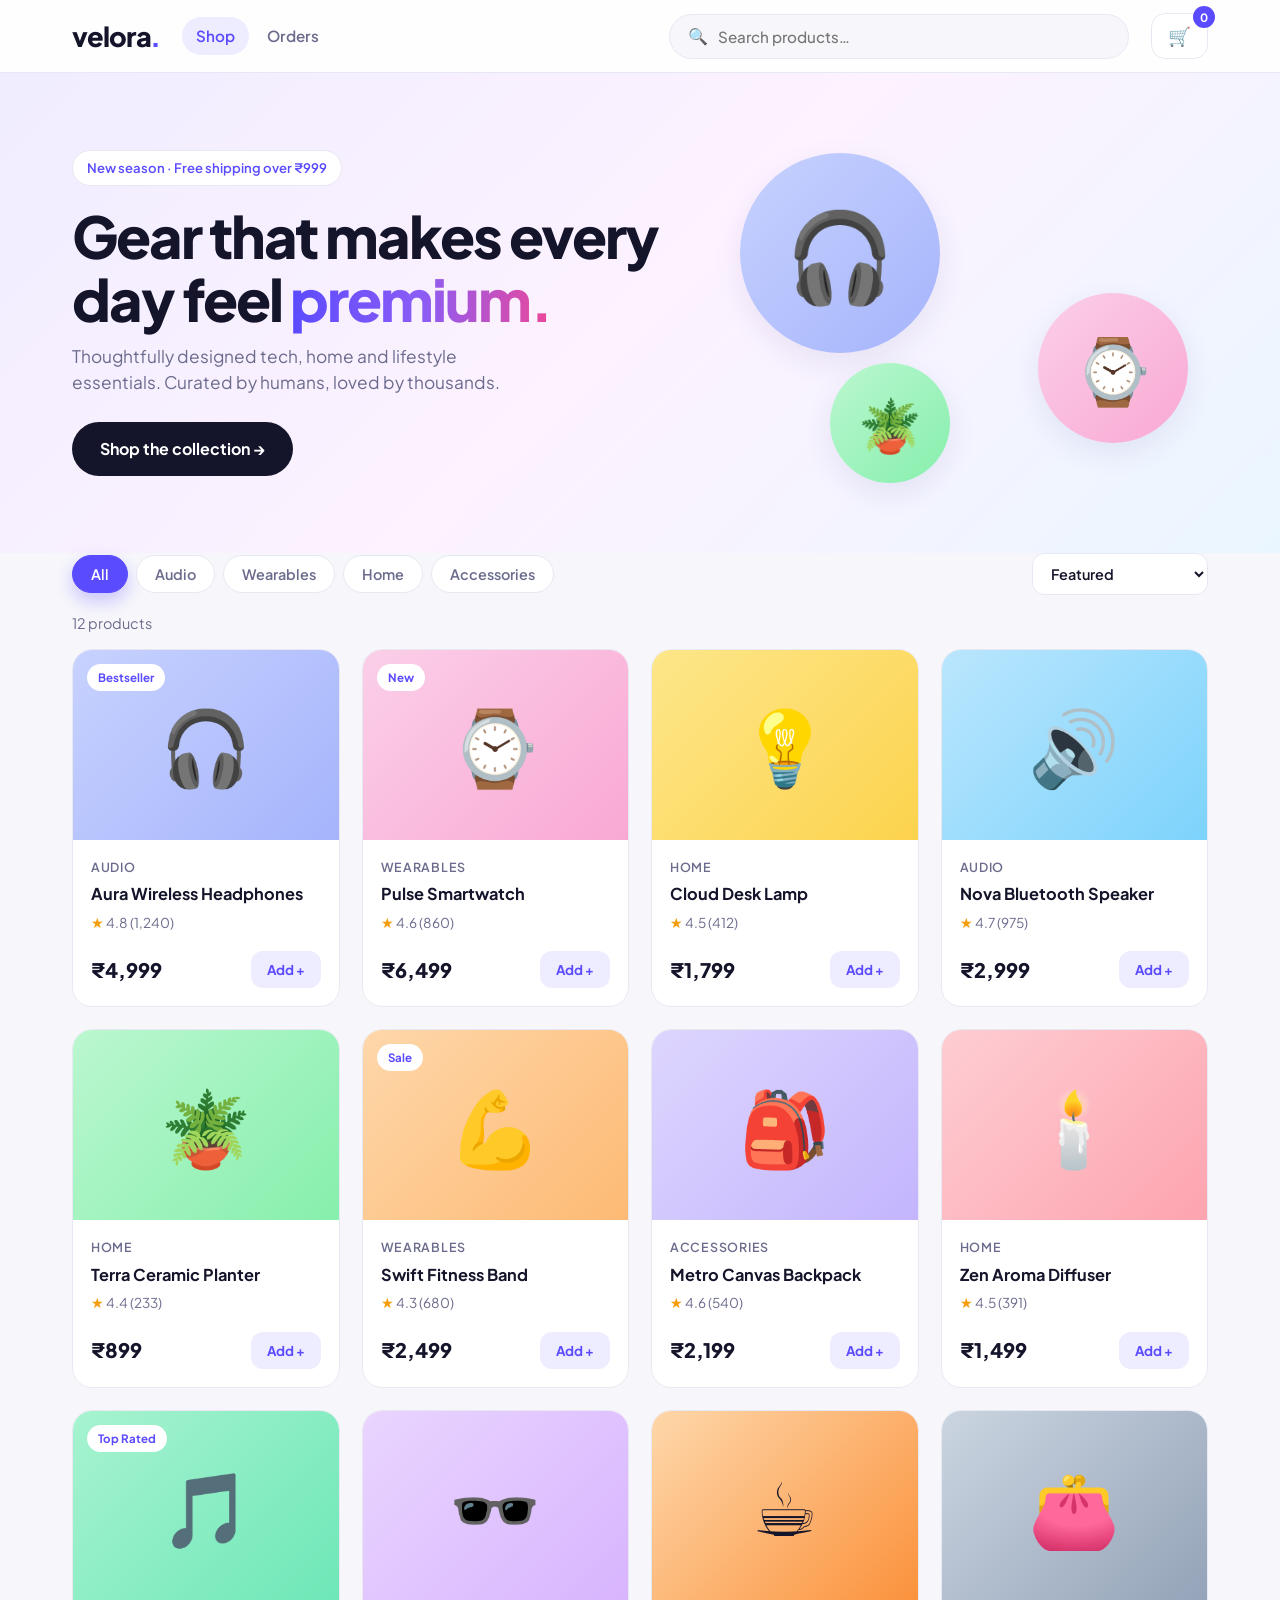
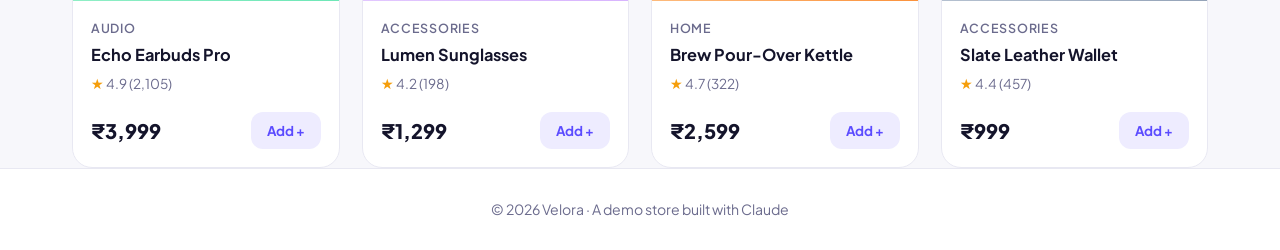
<file: index.html>
<!DOCTYPE html>
<html lang="en">
<head>
  <meta charset="UTF-8" />
  <meta name="viewport" content="width=device-width, initial-scale=1.0" />
  <title>Velora — Modern Lifestyle Store</title>
  <link rel="preconnect" href="https://fonts.googleapis.com" />
  <link rel="preconnect" href="https://fonts.gstatic.com" crossorigin />
  <link href="https://fonts.googleapis.com/css2?family=Plus+Jakarta+Sans:wght@400;500;600;700;800&display=swap" rel="stylesheet" />
  <link rel="stylesheet" href="style.css?v=2" />
</head>
<body>
  <header class="nav">
    <div class="container nav-inner">
      <a class="logo" href="index.html">velora<span>.</span></a>
      <nav class="nav-links" aria-label="Main">
        <a href="index.html" aria-current="page">Shop</a>
        <a href="orders.html">Orders</a>
      </nav>
      <div class="search">
        <span>🔍</span>
        <input id="search" type="search" placeholder="Search products…" aria-label="Search products" autocomplete="off" />
      </div>
      <button class="cart-btn" id="open-cart" aria-label="Open cart">
        🛒 <span class="badge" id="cart-count">0</span>
      </button>
    </div>
  </header>

  <section class="hero">
    <div class="container hero-inner">
      <div class="hero-text">
        <span class="pill">New season · Free shipping over ₹999</span>
        <h1>Gear that makes every day feel <em>premium.</em></h1>
        <p>Thoughtfully designed tech, home and lifestyle essentials. Curated by humans, loved by thousands.</p>
        <a href="#shop" class="cta">Shop the collection →</a>
      </div>
      <div class="hero-art">
        <div class="orb o1">🎧</div>
        <div class="orb o2">⌚</div>
        <div class="orb o3">🪴</div>
      </div>
    </div>
  </section>

  <main class="container" id="shop">
    <div class="toolbar">
      <div class="chips" id="chips"></div>
      <select id="sort" aria-label="Sort products">
        <option value="featured">Featured</option>
        <option value="low">Price: Low to High</option>
        <option value="high">Price: High to Low</option>
        <option value="rating">Top Rated</option>
      </select>
    </div>
    <p class="result-count" id="result-count"></p>
    <div class="grid" id="grid"></div>
    <p class="no-results" id="no-results" hidden>No products match your search 😕</p>
  </main>

  <footer class="footer">
    <div class="container">© 2026 Velora · A demo store built with Claude</div>
  </footer>

  <div class="overlay" id="overlay"></div>
  <aside class="drawer" id="drawer" aria-label="Shopping cart">
    <div class="drawer-head">
      <h2>Your Cart</h2>
      <button id="close-cart" aria-label="Close cart">✕</button>
    </div>
    <div class="drawer-body" id="cart-items"></div>
    <div class="drawer-foot">
      <div class="row"><span>Subtotal</span><strong id="subtotal">₹0</strong></div>
      <div class="row muted"><span>Shipping</span><span id="shipping">—</span></div>
      <div class="row total"><span>Total</span><strong id="total">₹0</strong></div>
      <button class="checkout" id="checkout">Checkout</button>
    </div>
  </aside>

  <div class="toast" id="toast" role="status" aria-live="polite" aria-atomic="true"></div>

  <script src="products.js?v=2"></script>
  <script src="cart.js?v=2"></script>
  <script src="script.js?v=2"></script>
</body>
</html>
</file>
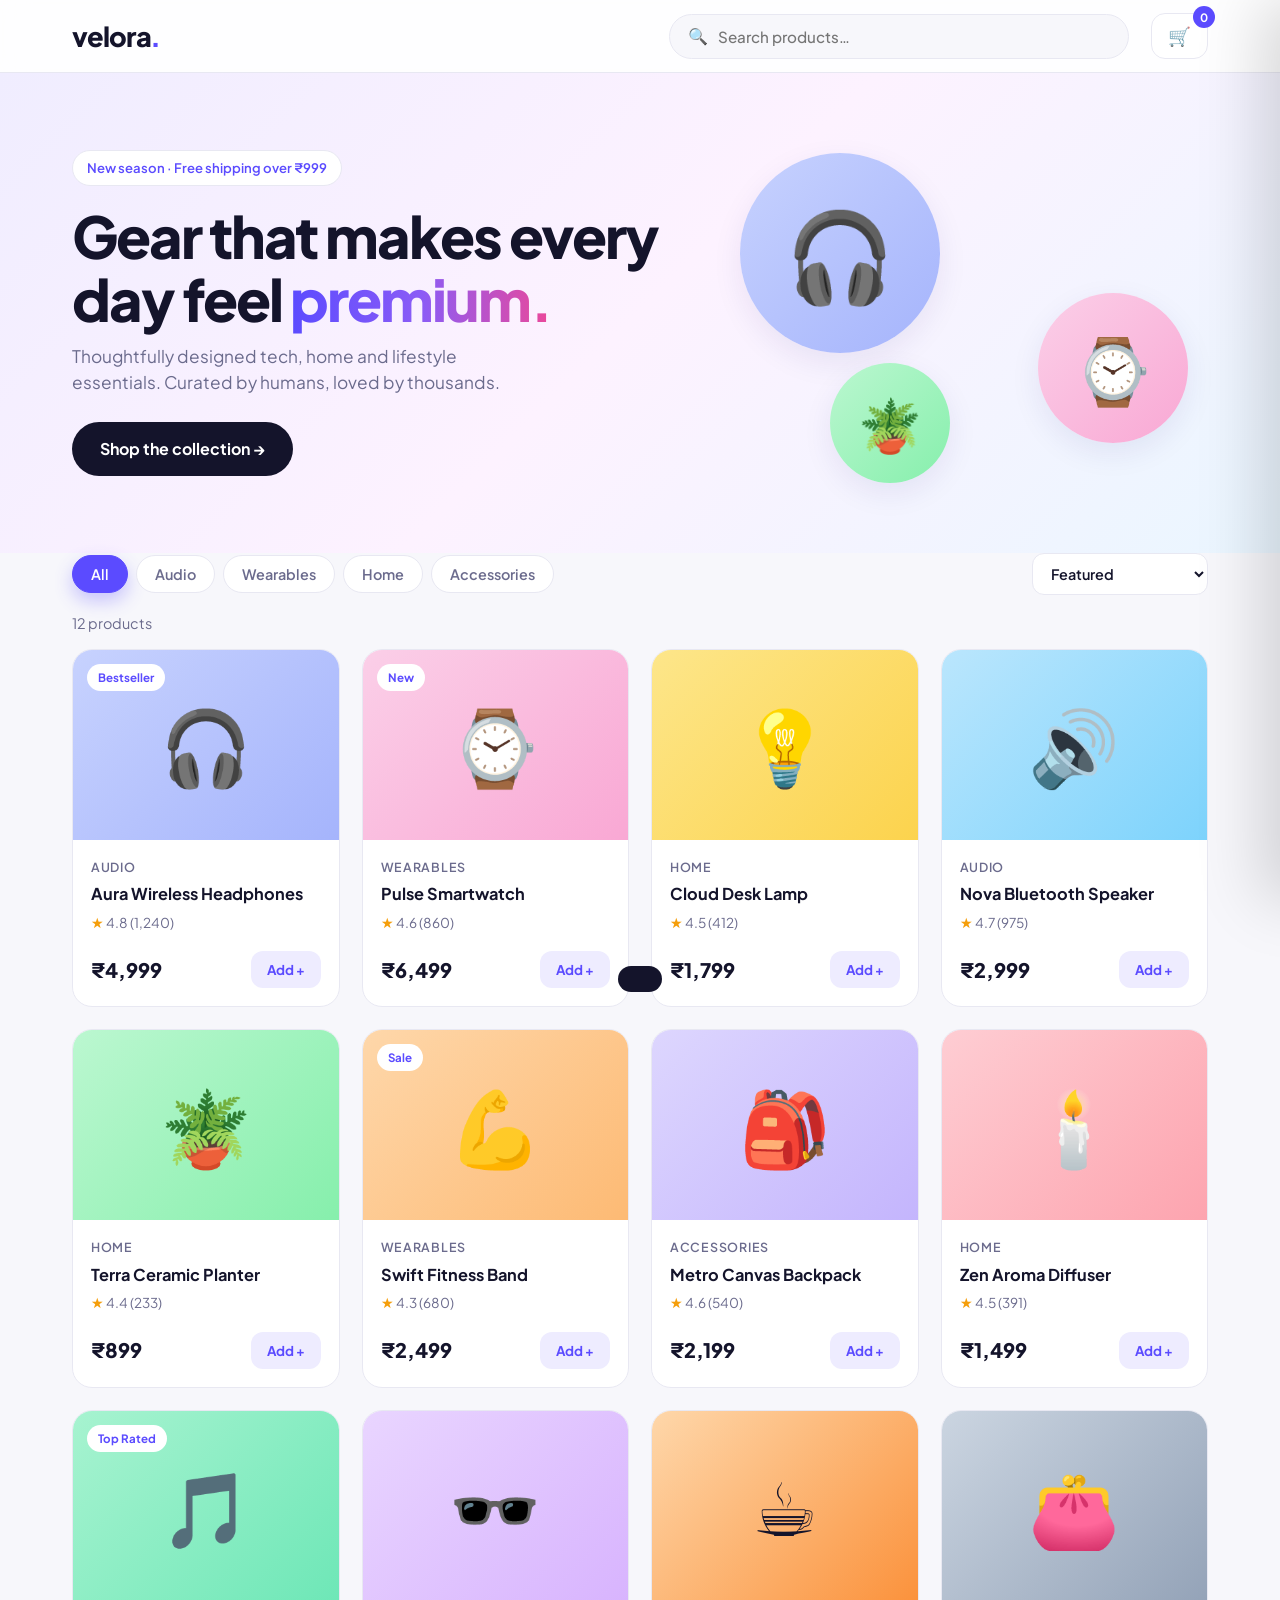
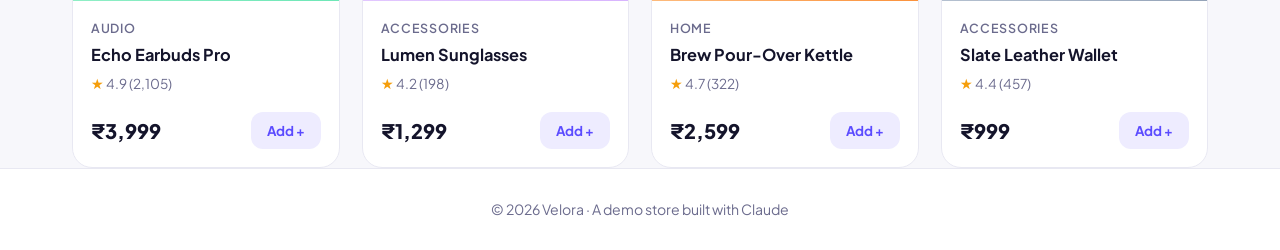
<file: velora/index.html>
<!DOCTYPE html>
<html lang="en">
<head>
  <meta charset="UTF-8" />
  <meta name="viewport" content="width=device-width, initial-scale=1.0" />
  <title>Velora — Modern Lifestyle Store</title>
  <link rel="preconnect" href="https://fonts.googleapis.com" />
  <link rel="preconnect" href="https://fonts.gstatic.com" crossorigin />
  <link href="https://fonts.googleapis.com/css2?family=Plus+Jakarta+Sans:wght@400;500;600;700;800&display=swap" rel="stylesheet" />
  <link rel="stylesheet" href="style.css" />
</head>
<body>
  <header class="nav">
    <div class="container nav-inner">
      <a class="logo" href="#">velora<span>.</span></a>
      <div class="search">
        <span>🔍</span>
        <input id="search" type="search" placeholder="Search products…" autocomplete="off" />
      </div>
      <button class="cart-btn" id="open-cart" aria-label="Open cart">
        🛒 <span class="badge" id="cart-count">0</span>
      </button>
    </div>
  </header>

  <section class="hero">
    <div class="container hero-inner">
      <div class="hero-text">
        <span class="pill">New season · Free shipping over ₹999</span>
        <h1>Gear that makes every day feel <em>premium.</em></h1>
        <p>Thoughtfully designed tech, home and lifestyle essentials. Curated by humans, loved by thousands.</p>
        <a href="#shop" class="cta">Shop the collection →</a>
      </div>
      <div class="hero-art">
        <div class="orb o1">🎧</div>
        <div class="orb o2">⌚</div>
        <div class="orb o3">🪴</div>
      </div>
    </div>
  </section>

  <main class="container" id="shop">
    <div class="toolbar">
      <div class="chips" id="chips"></div>
      <select id="sort" aria-label="Sort products">
        <option value="featured">Featured</option>
        <option value="low">Price: Low to High</option>
        <option value="high">Price: High to Low</option>
        <option value="rating">Top Rated</option>
      </select>
    </div>
    <p class="result-count" id="result-count"></p>
    <div class="grid" id="grid"></div>
    <p class="no-results" id="no-results" hidden>No products match your search 😕</p>
  </main>

  <footer class="footer">
    <div class="container">© 2026 Velora · A demo store built with Claude</div>
  </footer>

  <div class="overlay" id="overlay"></div>
  <aside class="drawer" id="drawer" aria-label="Shopping cart">
    <div class="drawer-head">
      <h2>Your Cart</h2>
      <button id="close-cart" aria-label="Close cart">✕</button>
    </div>
    <div class="drawer-body" id="cart-items"></div>
    <div class="drawer-foot">
      <div class="row"><span>Subtotal</span><strong id="subtotal">₹0</strong></div>
      <div class="row muted"><span>Shipping</span><span id="shipping">—</span></div>
      <div class="row total"><span>Total</span><strong id="total">₹0</strong></div>
      <button class="checkout" id="checkout">Checkout</button>
    </div>
  </aside>

  <div class="toast" id="toast"></div>

  <script src="products.js"></script>
  <script src="script.js"></script>
</body>
</html>
</file>
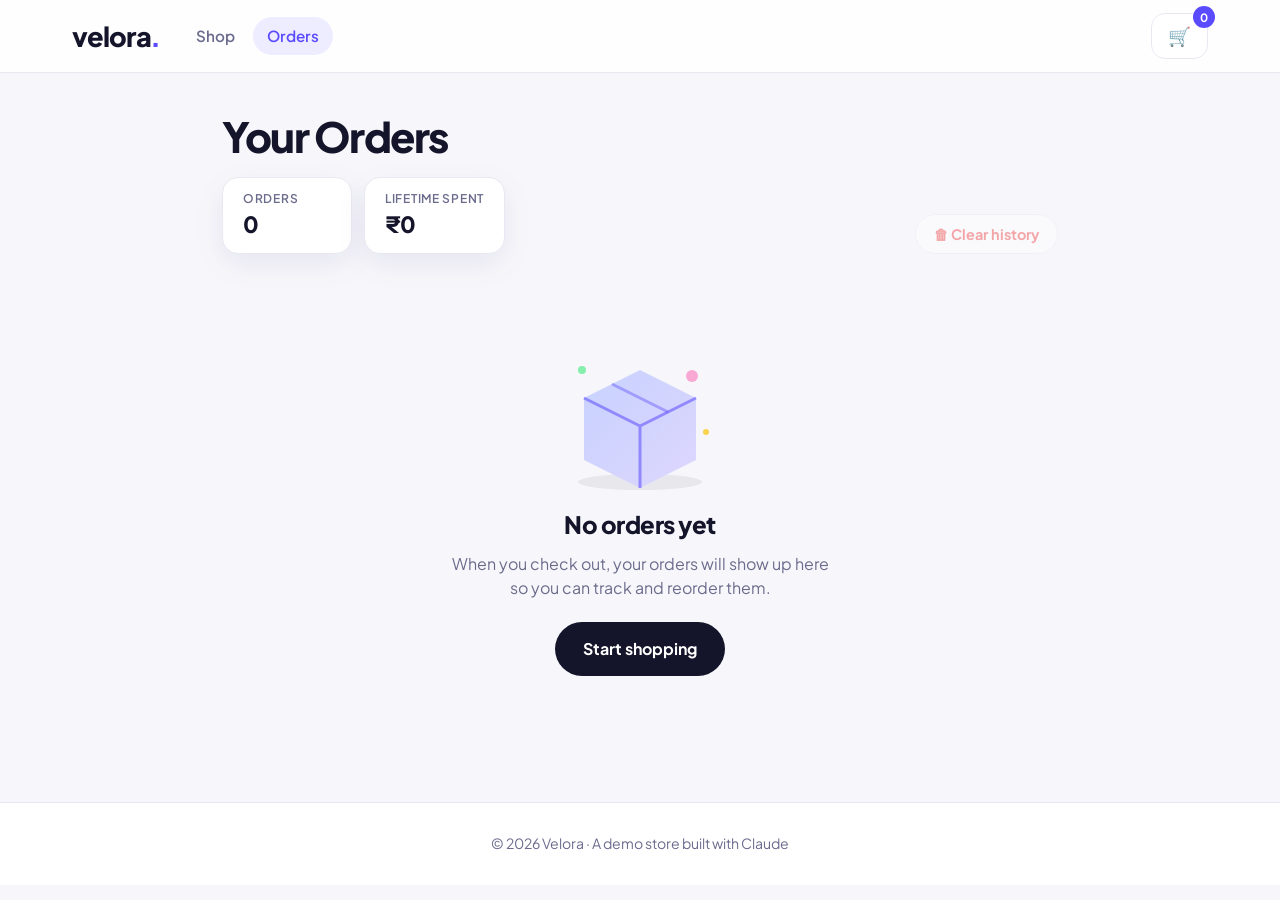
<file: orders.html>
<!DOCTYPE html>
<html lang="en">
<head>
  <meta charset="UTF-8" />
  <meta name="viewport" content="width=device-width, initial-scale=1.0" />
  <title>Your Orders — Velora</title>
  <link rel="preconnect" href="https://fonts.googleapis.com" />
  <link rel="preconnect" href="https://fonts.gstatic.com" crossorigin />
  <link href="https://fonts.googleapis.com/css2?family=Plus+Jakarta+Sans:wght@400;500;600;700;800&display=swap" rel="stylesheet" />
  <link rel="stylesheet" href="style.css?v=2" />
</head>
<body>
  <header class="nav">
    <div class="container nav-inner">
      <a class="logo" href="index.html">velora<span>.</span></a>
      <nav class="nav-links" aria-label="Main">
        <a href="index.html">Shop</a>
        <a href="orders.html" aria-current="page">Orders</a>
      </nav>
      <button class="cart-btn" id="open-cart" aria-label="Open cart">
        🛒 <span class="badge" id="cart-count">0</span>
      </button>
    </div>
  </header>

  <main class="container orders-page" id="orders-main">
    <div class="page-head">
      <div>
        <h1>Your Orders</h1>
        <div class="stats" id="orders-stats">
          <div class="stat"><span>Orders</span><strong id="stat-count">0</strong></div>
          <div class="stat"><span>Lifetime spent</span><strong id="stat-spent">₹0</strong></div>
        </div>
      </div>
      <button class="btn-ghost danger" id="clear-history" type="button">🗑 Clear history</button>
    </div>

    <div class="confirm-bar" id="confirm-bar" role="alertdialog" aria-labelledby="confirm-text" hidden>
      <p id="confirm-text">Delete your entire order history? This can't be undone.</p>
      <div class="confirm-actions">
        <button class="btn-ghost" id="confirm-cancel" type="button">Cancel</button>
        <button class="btn-danger" id="confirm-yes" type="button">Yes, clear history</button>
      </div>
    </div>

    <div class="toolbar orders-toolbar" id="orders-toolbar">
      <div class="chips" id="status-chips" role="group" aria-label="Filter by status"></div>
      <div class="search order-search">
        <span aria-hidden="true">🔍</span>
        <input id="order-search" type="search" placeholder="Search order ID or item…" aria-label="Search orders by ID or item name" autocomplete="off" />
      </div>
    </div>
    <p class="result-count" id="orders-count" aria-live="polite"></p>

    <div class="orders-list" id="orders-list"></div>

    <div class="empty-state" id="orders-empty" hidden>
      <svg viewBox="0 0 200 160" width="200" height="160" aria-hidden="true" focusable="false">
        <defs>
          <linearGradient id="empty-g" x1="0" y1="0" x2="1" y2="1">
            <stop offset="0" stop-color="#c7d2fe" />
            <stop offset="1" stop-color="#ddd6fe" />
          </linearGradient>
        </defs>
        <ellipse cx="100" cy="146" rx="62" ry="8" fill="#14142b" opacity="0.07" />
        <path d="M44 62 100 34l56 28v62l-56 28-56-28z" fill="url(#empty-g)" />
        <path d="M44 62 100 90l56-28M100 90v62" fill="none" stroke="#5b4bff" stroke-width="3" stroke-linejoin="round" opacity="0.55" />
        <path d="M72 48l56 28" stroke="#5b4bff" stroke-width="3" opacity="0.4" />
        <circle cx="152" cy="40" r="6" fill="#f9a8d4" />
        <circle cx="42" cy="34" r="4" fill="#86efac" />
        <circle cx="166" cy="96" r="3" fill="#fcd34d" />
      </svg>
      <h2>No orders yet</h2>
      <p>When you check out, your orders will show up here so you can track and reorder them.</p>
      <a class="cta" href="index.html">Start shopping</a>
    </div>

    <div class="empty-state compact" id="orders-nomatch" hidden>
      <div class="big-emoji" aria-hidden="true">🔎</div>
      <h2>No orders match</h2>
      <p>Try a different status or search term.</p>
      <button class="btn-ghost" id="reset-filters" type="button">Reset filters</button>
    </div>
  </main>

  <footer class="footer">
    <div class="container">© 2026 Velora · A demo store built with Claude</div>
  </footer>

  <div class="overlay" id="overlay"></div>
  <aside class="drawer" id="drawer" aria-label="Shopping cart">
    <div class="drawer-head">
      <h2>Your Cart</h2>
      <button id="close-cart" aria-label="Close cart">✕</button>
    </div>
    <div class="drawer-body" id="cart-items"></div>
    <div class="drawer-foot">
      <div class="row"><span>Subtotal</span><strong id="subtotal">₹0</strong></div>
      <div class="row muted"><span>Shipping</span><span id="shipping">—</span></div>
      <div class="row total"><span>Total</span><strong id="total">₹0</strong></div>
      <button class="checkout" id="checkout">Checkout</button>
    </div>
  </aside>

  <div class="toast" id="toast" role="status" aria-live="polite" aria-atomic="true"></div>

  <script src="products.js?v=2"></script>
  <script src="cart.js?v=2"></script>
  <script src="orders.js?v=2"></script>
</body>
</html>
</file>
<file: style.css>
:root {
  --bg: #f7f7fb;
  --surface: #ffffff;
  --text: #14142b;
  --muted: #6b6b8d;
  --border: #e8e8f2;
  --accent: #5b4bff;
  --accent-2: #8b5cf6;
  --accent-soft: #eeecff;
  --danger: #ef4444;
  --radius: 20px;
  --shadow: 0 10px 30px rgba(40, 30, 120, 0.08);
}

* { box-sizing: border-box; margin: 0; padding: 0; }
html { scroll-behavior: smooth; }
body {
  font-family: "Plus Jakarta Sans", system-ui, sans-serif;
  background: var(--bg);
  color: var(--text);
  line-height: 1.5;
}
button { font-family: inherit; cursor: pointer; }
.container { max-width: 1180px; margin: 0 auto; padding: 0 22px; }

/* Navbar */
.nav {
  position: sticky; top: 0; z-index: 20;
  background: rgba(255, 255, 255, 0.82);
  backdrop-filter: blur(14px);
  border-bottom: 1px solid var(--border);
}
.nav-inner { display: flex; align-items: center; gap: 22px; min-height: 72px; padding-top: 10px; padding-bottom: 10px; row-gap: 10px; flex-wrap: wrap; }
.logo { font-size: 1.7rem; font-weight: 800; letter-spacing: -0.04em; color: var(--text); text-decoration: none; }
.logo span { color: var(--accent); }
.search {
  flex: 1; max-width: 460px; margin-left: auto;
  display: flex; align-items: center; gap: 10px;
  background: var(--bg); border: 1px solid var(--border);
  border-radius: 999px; padding: 0 18px;
  transition: border-color 0.2s, box-shadow 0.2s;
}
.search { min-width: 0; }
.search input { min-width: 0; width: 100%; }
.search:focus-within { border-color: var(--accent); box-shadow: 0 0 0 4px var(--accent-soft); }
.search input { flex: 1; border: none; background: transparent; padding: 12px 0; font-family: inherit; font-size: 0.95rem; font-weight: 500; outline: none; color: var(--text); }
.cart-btn {
  position: relative; border: 1px solid var(--border); background: var(--surface);
  border-radius: 14px; padding: 10px 16px; font-size: 1.15rem;
  transition: transform 0.15s, box-shadow 0.2s;
}
.cart-btn:hover { box-shadow: var(--shadow); transform: translateY(-1px); }
.badge {
  position: absolute; top: -8px; right: -8px;
  background: var(--accent); color: #fff; font-size: 0.72rem; font-weight: 700;
  min-width: 22px; height: 22px; border-radius: 999px;
  display: grid; place-items: center; padding: 0 6px;
}
.badge.bump { animation: bump 0.3s; }
@keyframes bump { 50% { transform: scale(1.4); } }

/* Hero */
.hero { background: linear-gradient(135deg, #f0edff 0%, #fdf2ff 50%, #eaf6ff 100%); overflow: hidden; }
.hero-inner { display: grid; grid-template-columns: 1.1fr 0.9fr; gap: 30px; align-items: center; padding-top: 70px; padding-bottom: 70px; }
.pill { display: inline-block; background: #fff; border: 1px solid var(--border); color: var(--accent); font-weight: 600; font-size: 0.82rem; padding: 7px 14px; border-radius: 999px; }
.hero h1 { font-size: clamp(2.2rem, 5vw, 3.6rem); line-height: 1.1; letter-spacing: -0.035em; margin: 18px 0 14px; font-weight: 800; }
.hero h1 em { font-style: normal; background: linear-gradient(90deg, var(--accent), var(--accent-2), #ec4899); -webkit-background-clip: text; background-clip: text; color: transparent; }
.hero p { color: var(--muted); font-size: 1.08rem; max-width: 460px; }
.cta {
  display: inline-block; margin-top: 26px; background: var(--text); color: #fff;
  padding: 15px 28px; border-radius: 999px; text-decoration: none; font-weight: 700;
  transition: transform 0.2s, box-shadow 0.2s;
}
.cta:hover { transform: translateY(-2px); box-shadow: 0 14px 30px rgba(20, 20, 43, 0.25); }
.hero-art { position: relative; height: 340px; }
.orb { position: absolute; display: grid; place-items: center; border-radius: 50%; box-shadow: var(--shadow); animation: floaty 6s ease-in-out infinite; }
.o1 { width: 200px; height: 200px; font-size: 5.5rem; background: linear-gradient(135deg, #c7d2fe, #a5b4fc); top: 10px; left: 30px; }
.o2 { width: 150px; height: 150px; font-size: 4rem; background: linear-gradient(135deg, #fbcfe8, #f9a8d4); top: 150px; right: 20px; animation-delay: -2s; }
.o3 { width: 120px; height: 120px; font-size: 3.2rem; background: linear-gradient(135deg, #bbf7d0, #86efac); bottom: 0; left: 120px; animation-delay: -4s; }
@keyframes floaty { 50% { transform: translateY(-16px); } }

/* Toolbar */
main { padding-top: 46px; padding-bottom: 70px; }
.toolbar { display: flex; justify-content: space-between; align-items: center; gap: 14px; flex-wrap: wrap; }
.chips { display: flex; gap: 8px; flex-wrap: wrap; }
.chip {
  border: 1px solid var(--border); background: var(--surface); color: var(--muted);
  padding: 9px 18px; border-radius: 999px; font-weight: 600; font-size: 0.9rem;
  transition: all 0.2s;
}
.chip:hover { border-color: var(--accent); color: var(--accent); }
.chip.active { background: var(--accent); border-color: var(--accent); color: #fff; box-shadow: 0 8px 18px rgba(91, 75, 255, 0.3); }
#sort {
  border: 1px solid var(--border); background: var(--surface); border-radius: 12px;
  padding: 10px 14px; font-family: inherit; font-size: 0.9rem; font-weight: 600; color: var(--text); outline: none;
}
.result-count { color: var(--muted); font-size: 0.9rem; margin: 18px 0 14px; }

/* Product grid */
.grid { display: grid; grid-template-columns: repeat(auto-fill, minmax(250px, 1fr)); gap: 22px; }
.card {
  background: var(--surface); border: 1px solid var(--border); border-radius: var(--radius);
  overflow: hidden; display: flex; flex-direction: column;
  transition: transform 0.25s, box-shadow 0.25s;
  animation: rise 0.4s ease both;
}
.card:hover { transform: translateY(-6px); box-shadow: 0 20px 44px rgba(40, 30, 120, 0.14); }
@keyframes rise { from { opacity: 0; transform: translateY(14px); } to { opacity: 1; transform: none; } }
.art { position: relative; height: 190px; display: grid; place-items: center; font-size: 4.6rem; transition: transform 0.35s; }
.card:hover .art span { display: inline-block; transform: scale(1.12) rotate(-4deg); }
.art span { transition: transform 0.35s; }
.tag { position: absolute; top: 14px; left: 14px; background: #fff; font-size: 0.72rem; font-weight: 700; padding: 5px 11px; border-radius: 999px; color: var(--accent); }
.info { padding: 18px; display: flex; flex-direction: column; gap: 6px; flex: 1; }
.cat { color: var(--muted); font-size: 0.78rem; font-weight: 600; text-transform: uppercase; letter-spacing: 0.06em; }
.name { font-weight: 700; font-size: 1.02rem; }
.rating { color: var(--muted); font-size: 0.85rem; }
.rating b { color: #f59e0b; }
.buy { display: flex; justify-content: space-between; align-items: center; margin-top: auto; padding-top: 12px; }
.price { font-size: 1.25rem; font-weight: 800; }
.add {
  border: none; background: var(--accent-soft); color: var(--accent); font-weight: 700;
  padding: 10px 16px; border-radius: 12px; transition: all 0.2s;
}
.add:hover { background: var(--accent); color: #fff; }
.no-results { text-align: center; padding: 60px 0; color: var(--muted); font-size: 1.1rem; }

/* Cart drawer */
.overlay { position: fixed; inset: 0; background: rgba(20, 20, 43, 0.45); opacity: 0; pointer-events: none; transition: opacity 0.3s; z-index: 30; }
.overlay.show { opacity: 1; pointer-events: auto; }
.drawer {
  position: fixed; top: 0; right: 0; height: 100%; width: min(420px, 100%);
  background: var(--surface); z-index: 40; display: flex; flex-direction: column;
  transform: translateX(100%); transition: transform 0.35s cubic-bezier(0.22, 1, 0.36, 1);
}
.drawer.open { transform: none; box-shadow: -20px 0 60px rgba(0, 0, 0, 0.15); }
.drawer-head { display: flex; justify-content: space-between; align-items: center; padding: 22px; border-bottom: 1px solid var(--border); }
.drawer-head h2 { font-size: 1.25rem; font-weight: 800; }
.drawer-head button { border: none; background: var(--bg); width: 36px; height: 36px; border-radius: 50%; font-size: 1rem; }
.drawer-body { flex: 1; overflow-y: auto; padding: 18px 22px; display: flex; flex-direction: column; gap: 14px; }
.empty-cart { text-align: center; color: var(--muted); margin-top: 80px; }
.empty-cart div { font-size: 3.4rem; margin-bottom: 8px; }
.line { display: flex; gap: 14px; align-items: center; }
.line .thumb { width: 64px; height: 64px; border-radius: 16px; display: grid; place-items: center; font-size: 1.9rem; flex-shrink: 0; }
.line .meta { flex: 1; min-width: 0; }
.line .meta b { display: block; font-size: 0.95rem; }
.line .meta small { color: var(--muted); }
.qty { display: flex; align-items: center; gap: 8px; margin-top: 6px; }
.qty button { width: 26px; height: 26px; border-radius: 8px; border: 1px solid var(--border); background: var(--surface); font-weight: 700; }
.qty button:hover { border-color: var(--accent); color: var(--accent); }
.line .remove { border: none; background: none; color: var(--muted); font-size: 1rem; }
.line .remove:hover { color: var(--danger); }
.drawer-foot { padding: 20px 22px 24px; border-top: 1px solid var(--border); display: flex; flex-direction: column; gap: 8px; }
.row { display: flex; justify-content: space-between; }
.row.muted { color: var(--muted); font-size: 0.9rem; }
.row.total { font-size: 1.2rem; margin-top: 4px; padding-top: 12px; border-top: 1px dashed var(--border); }
.checkout {
  margin-top: 10px; border: none; color: #fff; font-weight: 700; font-size: 1rem; padding: 16px;
  border-radius: 14px; background: linear-gradient(135deg, var(--accent), var(--accent-2));
  box-shadow: 0 12px 26px rgba(91, 75, 255, 0.35); transition: transform 0.15s;
}
.checkout:hover { transform: translateY(-2px); }
.checkout:disabled { opacity: 0.45; cursor: not-allowed; transform: none; }

/* Toast + footer */
.toast {
  position: fixed; bottom: 28px; left: 50%; transform: translate(-50%, 120px);
  background: var(--text); color: #fff; padding: 13px 22px; border-radius: 999px;
  font-weight: 600; font-size: 0.92rem; z-index: 60; transition: transform 0.35s;
  display: flex; align-items: center; gap: 14px; max-width: calc(100vw - 24px); width: max-content;
}
.toast.show { transform: translate(-50%, 0); }
.toast:empty { display: none; }
.toast.error { background: var(--danger); }
.toast a { color: #c7d2fe; font-weight: 700; text-decoration: underline; text-underline-offset: 3px; white-space: nowrap; }
.toast.error a { color: #fff; }
.footer { text-align: center; padding: 30px 0; color: var(--muted); font-size: 0.88rem; border-top: 1px solid var(--border); background: var(--surface); }

@media (max-width: 760px) {
  .nav-inner { gap: 12px; }
  .hero-inner { grid-template-columns: 1fr; padding-top: 44px; padding-bottom: 44px; }
  .hero-art { display: none; }
  .nav-inner .search { order: 5; flex: 1 1 100%; max-width: none; margin-left: 0; }
  .logo { font-size: 1.4rem; }
}

/* ---------- Navbar links ---------- */
.nav-links { display: flex; gap: 4px; margin-right: auto; }
.nav-links a {
  color: var(--muted); text-decoration: none; font-weight: 600; font-size: 0.95rem;
  padding: 8px 14px; border-radius: 999px; transition: color 0.2s, background 0.2s;
}
.nav-links a:hover { color: var(--accent); background: var(--accent-soft); }
.nav-links a[aria-current="page"] { color: var(--accent); background: var(--accent-soft); }

/* ---------- Focus + shared bits ---------- */
:focus-visible { outline: 3px solid var(--accent); outline-offset: 2px; }
.search input:focus-visible { outline: none; } /* the wrapper shows a focus ring instead */
[hidden] { display: none !important; }

.btn-ghost, .btn-danger {
  border: 1px solid var(--border); background: var(--surface); color: var(--text);
  font-weight: 700; font-size: 0.9rem; padding: 10px 18px; border-radius: 999px; transition: all 0.2s;
}
.btn-ghost:hover:not(:disabled) { border-color: var(--accent); color: var(--accent); }
.btn-ghost.danger { color: var(--danger); }
.btn-ghost.danger:hover:not(:disabled) { border-color: var(--danger); color: var(--danger); background: #fef2f2; }
.btn-ghost:disabled { opacity: 0.45; cursor: not-allowed; }
.btn-danger { background: var(--danger); border-color: var(--danger); color: #fff; }
.btn-danger:hover { box-shadow: 0 8px 18px rgba(239, 68, 68, 0.35); transform: translateY(-1px); }

/* ---------- Order history ---------- */
.orders-page { max-width: 880px; padding-top: 40px; padding-bottom: 70px; }
.page-head { display: flex; justify-content: space-between; align-items: flex-end; gap: 16px; flex-wrap: wrap; margin-bottom: 26px; }
.page-head h1 { font-size: clamp(1.9rem, 4.5vw, 2.6rem); font-weight: 800; letter-spacing: -0.035em; line-height: 1.15; }
.stats { display: flex; gap: 12px; flex-wrap: wrap; margin-top: 16px; }
.stat { background: var(--surface); border: 1px solid var(--border); border-radius: 16px; padding: 12px 20px; box-shadow: var(--shadow); min-width: 130px; }
.stat span { display: block; color: var(--muted); font-size: 0.75rem; font-weight: 600; text-transform: uppercase; letter-spacing: 0.06em; }
.stat strong { font-size: 1.4rem; font-weight: 800; letter-spacing: -0.02em; }

.confirm-bar {
  display: flex; align-items: center; justify-content: space-between; gap: 14px; flex-wrap: wrap;
  background: #fef2f2; border: 1px solid #fecaca; border-radius: var(--radius);
  padding: 16px 20px; margin-bottom: 22px; animation: rise 0.25s ease both;
}
.confirm-bar p { font-weight: 600; color: #991b1b; }
.confirm-actions { display: flex; gap: 10px; flex-wrap: wrap; }

.orders-toolbar .search { flex: 1 1 240px; max-width: 340px; margin-left: auto; }
.orders-list { display: flex; flex-direction: column; gap: 20px; }
.order-card { overflow: visible; padding: 22px; gap: 16px; box-shadow: var(--shadow); }
.order-card:hover { transform: translateY(-2px); box-shadow: 0 16px 36px rgba(40, 30, 120, 0.12); }
.order-top { display: flex; justify-content: space-between; align-items: flex-start; gap: 12px; flex-wrap: wrap; }
.order-idblock { display: flex; flex-direction: column; min-width: 0; }
.order-id { font-weight: 800; font-size: 1.1rem; letter-spacing: 0.02em; overflow-wrap: anywhere; }
.order-date { color: var(--muted); font-size: 0.85rem; }

.status-badge { font-size: 0.78rem; font-weight: 700; padding: 6px 14px; border-radius: 999px; white-space: nowrap; }
.status-processing { background: #fef3c7; color: #92400e; }
.status-shipped { background: #dbeafe; color: #1d4ed8; }
.status-delivered { background: #dcfce7; color: #166534; }

.order-items { list-style: none; display: flex; flex-direction: column; gap: 12px; border-top: 1px solid var(--border); border-bottom: 1px solid var(--border); padding: 16px 0; }
.order-item { display: flex; align-items: center; gap: 14px; flex-wrap: wrap; }
.order-item .thumb { width: 56px; height: 56px; border-radius: 16px; display: grid; place-items: center; font-size: 1.7rem; flex-shrink: 0; }
.oi-meta { flex: 1 1 160px; min-width: 0; }
.oi-meta b { display: block; font-size: 0.95rem; overflow-wrap: anywhere; }
.oi-meta small { color: var(--muted); }
.oi-line { font-weight: 700; margin-left: auto; }

.order-foot { display: flex; justify-content: space-between; align-items: flex-end; gap: 16px; flex-wrap: wrap; }
.order-sums { flex: 1 1 220px; max-width: 320px; display: flex; flex-direction: column; gap: 6px; }
.sum-row { display: flex; justify-content: space-between; gap: 12px; }
.sum-row.muted { color: var(--muted); font-size: 0.9rem; }
.sum-row.total { font-size: 1.15rem; font-weight: 800; margin-top: 4px; padding-top: 10px; border-top: 1px dashed var(--border); }
.sum-row dd { margin: 0; }
.reorder { padding: 12px 22px; }

.empty-state { text-align: center; padding: 56px 20px; display: flex; flex-direction: column; align-items: center; gap: 10px; animation: rise 0.4s ease both; }
.empty-state h2 { font-size: 1.5rem; font-weight: 800; letter-spacing: -0.02em; }
.empty-state p { color: var(--muted); max-width: 380px; }
.empty-state svg { max-width: 100%; height: auto; }
.empty-state .cta { margin-top: 12px; }
.empty-state.compact { padding: 40px 20px; }
.big-emoji { font-size: 3.2rem; }

@media (max-width: 520px) {
  .container { padding-left: 16px; padding-right: 16px; }
  .order-card { padding: 18px; }
  .nav-links a { padding: 8px 10px; }
  .order-sums { max-width: none; }
  .reorder { width: 100%; }
  .toast { bottom: 16px; }
  .orders-toolbar .search { max-width: none; flex-basis: 100%; margin-left: 0; }
}

/* ---------- Reduced motion ---------- */
@media (prefers-reduced-motion: reduce) {
  html { scroll-behavior: auto; }
  *, *::before, *::after { animation-duration: 0.001ms !important; animation-iteration-count: 1 !important; animation-delay: 0ms !important; transition-duration: 0.001ms !important; }
  .card:hover, .order-card:hover, .cta:hover, .checkout:hover, .cart-btn:hover { transform: none; }
}
</file>
<file: velora/style.css>
:root {
  --bg: #f7f7fb;
  --surface: #ffffff;
  --text: #14142b;
  --muted: #6b6b8d;
  --border: #e8e8f2;
  --accent: #5b4bff;
  --accent-2: #8b5cf6;
  --accent-soft: #eeecff;
  --danger: #ef4444;
  --radius: 20px;
  --shadow: 0 10px 30px rgba(40, 30, 120, 0.08);
}

* { box-sizing: border-box; margin: 0; padding: 0; }
html { scroll-behavior: smooth; }
body {
  font-family: "Plus Jakarta Sans", system-ui, sans-serif;
  background: var(--bg);
  color: var(--text);
  line-height: 1.5;
}
button { font-family: inherit; cursor: pointer; }
.container { max-width: 1180px; margin: 0 auto; padding: 0 22px; }

/* Navbar */
.nav {
  position: sticky; top: 0; z-index: 20;
  background: rgba(255, 255, 255, 0.82);
  backdrop-filter: blur(14px);
  border-bottom: 1px solid var(--border);
}
.nav-inner { display: flex; align-items: center; gap: 22px; height: 72px; }
.logo { font-size: 1.7rem; font-weight: 800; letter-spacing: -0.04em; color: var(--text); text-decoration: none; }
.logo span { color: var(--accent); }
.search {
  flex: 1; max-width: 460px; margin-left: auto;
  display: flex; align-items: center; gap: 10px;
  background: var(--bg); border: 1px solid var(--border);
  border-radius: 999px; padding: 0 18px;
  transition: border-color 0.2s, box-shadow 0.2s;
}
.search:focus-within { border-color: var(--accent); box-shadow: 0 0 0 4px var(--accent-soft); }
.search input { flex: 1; border: none; background: transparent; padding: 12px 0; font-family: inherit; font-size: 0.95rem; font-weight: 500; outline: none; color: var(--text); }
.cart-btn {
  position: relative; border: 1px solid var(--border); background: var(--surface);
  border-radius: 14px; padding: 10px 16px; font-size: 1.15rem;
  transition: transform 0.15s, box-shadow 0.2s;
}
.cart-btn:hover { box-shadow: var(--shadow); transform: translateY(-1px); }
.badge {
  position: absolute; top: -8px; right: -8px;
  background: var(--accent); color: #fff; font-size: 0.72rem; font-weight: 700;
  min-width: 22px; height: 22px; border-radius: 999px;
  display: grid; place-items: center; padding: 0 6px;
}
.badge.bump { animation: bump 0.3s; }
@keyframes bump { 50% { transform: scale(1.4); } }

/* Hero */
.hero { background: linear-gradient(135deg, #f0edff 0%, #fdf2ff 50%, #eaf6ff 100%); overflow: hidden; }
.hero-inner { display: grid; grid-template-columns: 1.1fr 0.9fr; gap: 30px; align-items: center; padding-top: 70px; padding-bottom: 70px; }
.pill { display: inline-block; background: #fff; border: 1px solid var(--border); color: var(--accent); font-weight: 600; font-size: 0.82rem; padding: 7px 14px; border-radius: 999px; }
.hero h1 { font-size: clamp(2.2rem, 5vw, 3.6rem); line-height: 1.1; letter-spacing: -0.035em; margin: 18px 0 14px; font-weight: 800; }
.hero h1 em { font-style: normal; background: linear-gradient(90deg, var(--accent), var(--accent-2), #ec4899); -webkit-background-clip: text; background-clip: text; color: transparent; }
.hero p { color: var(--muted); font-size: 1.08rem; max-width: 460px; }
.cta {
  display: inline-block; margin-top: 26px; background: var(--text); color: #fff;
  padding: 15px 28px; border-radius: 999px; text-decoration: none; font-weight: 700;
  transition: transform 0.2s, box-shadow 0.2s;
}
.cta:hover { transform: translateY(-2px); box-shadow: 0 14px 30px rgba(20, 20, 43, 0.25); }
.hero-art { position: relative; height: 340px; }
.orb { position: absolute; display: grid; place-items: center; border-radius: 50%; box-shadow: var(--shadow); animation: floaty 6s ease-in-out infinite; }
.o1 { width: 200px; height: 200px; font-size: 5.5rem; background: linear-gradient(135deg, #c7d2fe, #a5b4fc); top: 10px; left: 30px; }
.o2 { width: 150px; height: 150px; font-size: 4rem; background: linear-gradient(135deg, #fbcfe8, #f9a8d4); top: 150px; right: 20px; animation-delay: -2s; }
.o3 { width: 120px; height: 120px; font-size: 3.2rem; background: linear-gradient(135deg, #bbf7d0, #86efac); bottom: 0; left: 120px; animation-delay: -4s; }
@keyframes floaty { 50% { transform: translateY(-16px); } }

/* Toolbar */
main { padding-top: 46px; padding-bottom: 70px; }
.toolbar { display: flex; justify-content: space-between; align-items: center; gap: 14px; flex-wrap: wrap; }
.chips { display: flex; gap: 8px; flex-wrap: wrap; }
.chip {
  border: 1px solid var(--border); background: var(--surface); color: var(--muted);
  padding: 9px 18px; border-radius: 999px; font-weight: 600; font-size: 0.9rem;
  transition: all 0.2s;
}
.chip:hover { border-color: var(--accent); color: var(--accent); }
.chip.active { background: var(--accent); border-color: var(--accent); color: #fff; box-shadow: 0 8px 18px rgba(91, 75, 255, 0.3); }
#sort {
  border: 1px solid var(--border); background: var(--surface); border-radius: 12px;
  padding: 10px 14px; font-family: inherit; font-size: 0.9rem; font-weight: 600; color: var(--text); outline: none;
}
.result-count { color: var(--muted); font-size: 0.9rem; margin: 18px 0 14px; }

/* Product grid */
.grid { display: grid; grid-template-columns: repeat(auto-fill, minmax(250px, 1fr)); gap: 22px; }
.card {
  background: var(--surface); border: 1px solid var(--border); border-radius: var(--radius);
  overflow: hidden; display: flex; flex-direction: column;
  transition: transform 0.25s, box-shadow 0.25s;
  animation: rise 0.4s ease both;
}
.card:hover { transform: translateY(-6px); box-shadow: 0 20px 44px rgba(40, 30, 120, 0.14); }
@keyframes rise { from { opacity: 0; transform: translateY(14px); } to { opacity: 1; transform: none; } }
.art { position: relative; height: 190px; display: grid; place-items: center; font-size: 4.6rem; transition: transform 0.35s; }
.card:hover .art span { display: inline-block; transform: scale(1.12) rotate(-4deg); }
.art span { transition: transform 0.35s; }
.tag { position: absolute; top: 14px; left: 14px; background: #fff; font-size: 0.72rem; font-weight: 700; padding: 5px 11px; border-radius: 999px; color: var(--accent); }
.info { padding: 18px; display: flex; flex-direction: column; gap: 6px; flex: 1; }
.cat { color: var(--muted); font-size: 0.78rem; font-weight: 600; text-transform: uppercase; letter-spacing: 0.06em; }
.name { font-weight: 700; font-size: 1.02rem; }
.rating { color: var(--muted); font-size: 0.85rem; }
.rating b { color: #f59e0b; }
.buy { display: flex; justify-content: space-between; align-items: center; margin-top: auto; padding-top: 12px; }
.price { font-size: 1.25rem; font-weight: 800; }
.add {
  border: none; background: var(--accent-soft); color: var(--accent); font-weight: 700;
  padding: 10px 16px; border-radius: 12px; transition: all 0.2s;
}
.add:hover { background: var(--accent); color: #fff; }
.no-results { text-align: center; padding: 60px 0; color: var(--muted); font-size: 1.1rem; }

/* Cart drawer */
.overlay { position: fixed; inset: 0; background: rgba(20, 20, 43, 0.45); opacity: 0; pointer-events: none; transition: opacity 0.3s; z-index: 30; }
.overlay.show { opacity: 1; pointer-events: auto; }
.drawer {
  position: fixed; top: 0; right: 0; height: 100%; width: min(420px, 100%);
  background: var(--surface); z-index: 40; display: flex; flex-direction: column;
  transform: translateX(100%); transition: transform 0.35s cubic-bezier(0.22, 1, 0.36, 1);
  box-shadow: -20px 0 60px rgba(0, 0, 0, 0.15);
}
.drawer.open { transform: none; }
.drawer-head { display: flex; justify-content: space-between; align-items: center; padding: 22px; border-bottom: 1px solid var(--border); }
.drawer-head h2 { font-size: 1.25rem; font-weight: 800; }
.drawer-head button { border: none; background: var(--bg); width: 36px; height: 36px; border-radius: 50%; font-size: 1rem; }
.drawer-body { flex: 1; overflow-y: auto; padding: 18px 22px; display: flex; flex-direction: column; gap: 14px; }
.empty-cart { text-align: center; color: var(--muted); margin-top: 80px; }
.empty-cart div { font-size: 3.4rem; margin-bottom: 8px; }
.line { display: flex; gap: 14px; align-items: center; }
.line .thumb { width: 64px; height: 64px; border-radius: 16px; display: grid; place-items: center; font-size: 1.9rem; flex-shrink: 0; }
.line .meta { flex: 1; min-width: 0; }
.line .meta b { display: block; font-size: 0.95rem; }
.line .meta small { color: var(--muted); }
.qty { display: flex; align-items: center; gap: 8px; margin-top: 6px; }
.qty button { width: 26px; height: 26px; border-radius: 8px; border: 1px solid var(--border); background: var(--surface); font-weight: 700; }
.qty button:hover { border-color: var(--accent); color: var(--accent); }
.line .remove { border: none; background: none; color: var(--muted); font-size: 1rem; }
.line .remove:hover { color: var(--danger); }
.drawer-foot { padding: 20px 22px 24px; border-top: 1px solid var(--border); display: flex; flex-direction: column; gap: 8px; }
.row { display: flex; justify-content: space-between; }
.row.muted { color: var(--muted); font-size: 0.9rem; }
.row.total { font-size: 1.2rem; margin-top: 4px; padding-top: 12px; border-top: 1px dashed var(--border); }
.checkout {
  margin-top: 10px; border: none; color: #fff; font-weight: 700; font-size: 1rem; padding: 16px;
  border-radius: 14px; background: linear-gradient(135deg, var(--accent), var(--accent-2));
  box-shadow: 0 12px 26px rgba(91, 75, 255, 0.35); transition: transform 0.15s;
}
.checkout:hover { transform: translateY(-2px); }
.checkout:disabled { opacity: 0.45; cursor: not-allowed; transform: none; }

/* Toast + footer */
.toast {
  position: fixed; bottom: 28px; left: 50%; transform: translate(-50%, 120px);
  background: var(--text); color: #fff; padding: 13px 22px; border-radius: 999px;
  font-weight: 600; font-size: 0.92rem; z-index: 60; transition: transform 0.35s;
}
.toast.show { transform: translate(-50%, 0); }
.footer { text-align: center; padding: 30px 0; color: var(--muted); font-size: 0.88rem; border-top: 1px solid var(--border); background: var(--surface); }

@media (max-width: 760px) {
  .hero-inner { grid-template-columns: 1fr; padding-top: 44px; padding-bottom: 44px; }
  .hero-art { display: none; }
  .search { max-width: none; }
  .logo { font-size: 1.4rem; }
}
</file>
